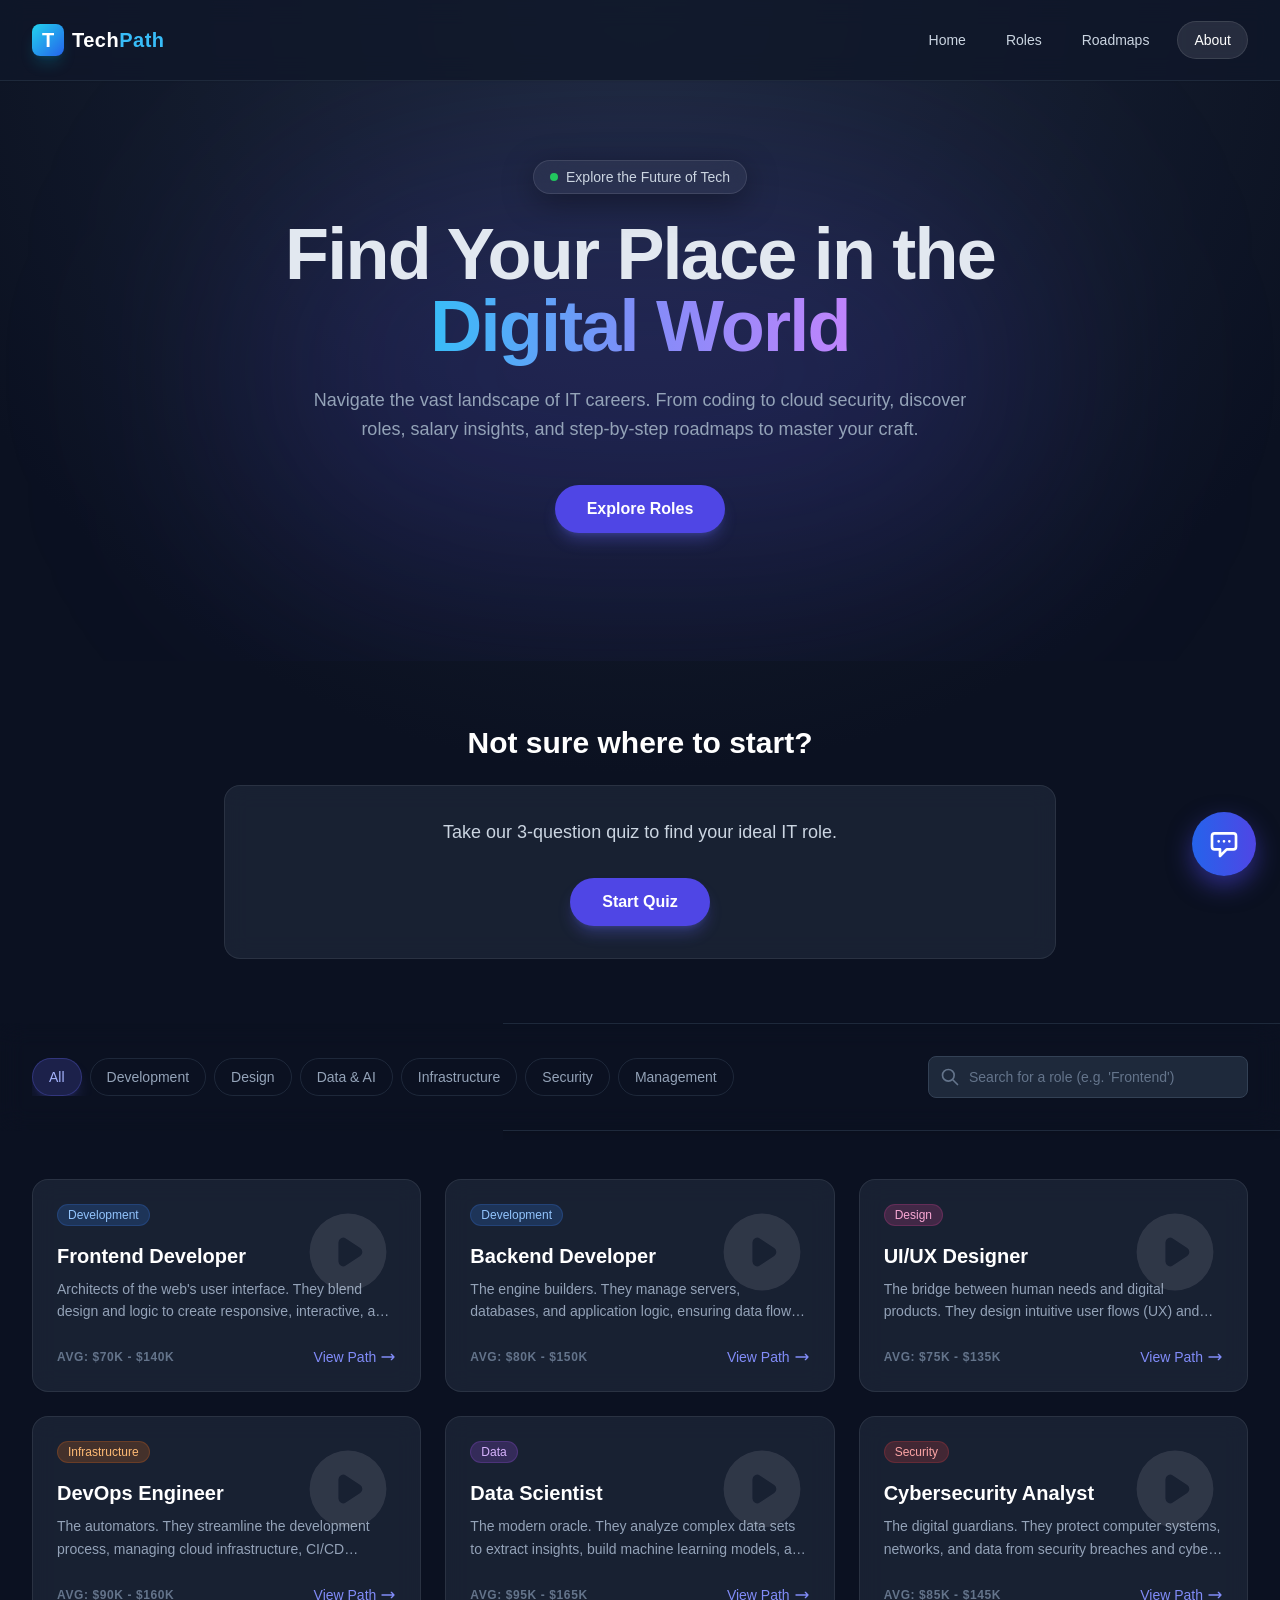
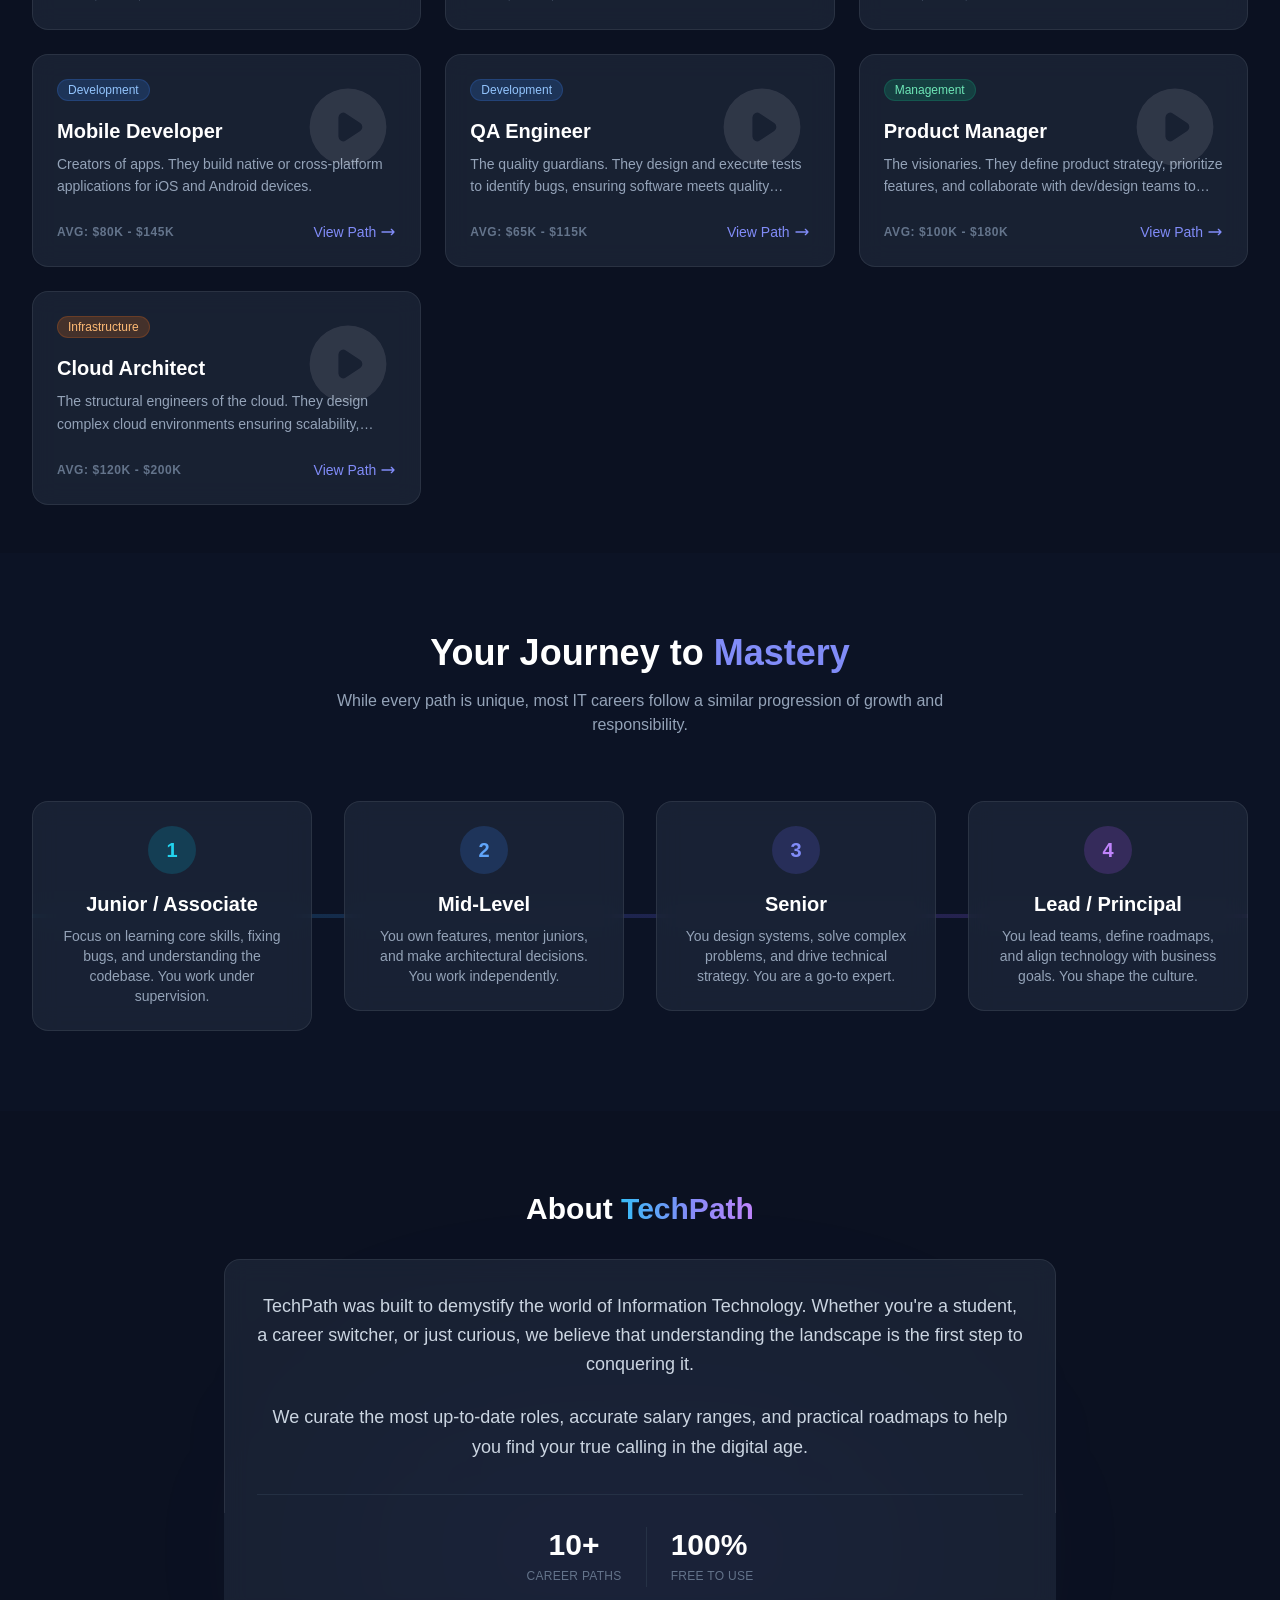
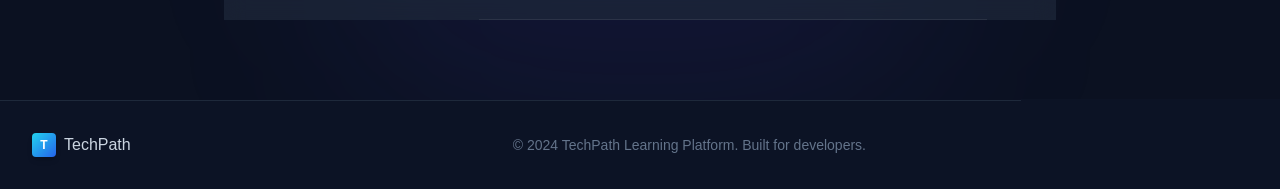
<file: index.html>
<!DOCTYPE html>
<html lang="en" class="scroll-smooth">

<head>
    <meta charset="UTF-8">
    <meta name="viewport" content="width=device-width, initial-scale=1.0">
    <title>TechPath | Discover IT Careers</title>
    <!-- Tailwind CSS (Local) -->
    <link rel="stylesheet" href="tailwind.css">
</head>

<body class="antialiased min-h-screen flex flex-col relative">

    <!-- Navbar -->
    <nav class="fixed w-full z-40 bg-slate-900/80 backdrop-blur-md border-b border-slate-800 transition-all duration-300 shadow-sm"
        id="navbar">
        <div class="max-w-7xl mx-auto px-4 sm:px-6 lg:px-8">
            <div class="flex items-center justify-between h-20">
                <div class="flex items-center gap-2 cursor-pointer" onclick="window.scrollTo(0,0)">
                    <div
                        class="w-8 h-8 rounded-lg bg-gradient-to-br from-cyan-400 to-blue-600 flex items-center justify-center text-white font-bold font-heading text-xl shadow-lg shadow-cyan-500/20">
                        T</div>
                    <span class="font-heading font-bold text-xl tracking-wide text-white">Tech<span
                            class="text-tech-blue">Path</span></span>
                </div>
                <!-- Desktop Menu -->
                <div class="hidden md:block">
                    <div class="ml-10 flex items-baseline space-x-4">
                        <a href="#"
                            class="text-slate-300 hover:text-white px-3 py-2 rounded-md text-sm font-medium transition-colors">Home</a>
                        <a href="#roles"
                            class="text-slate-300 hover:text-white px-3 py-2 rounded-md text-sm font-medium transition-colors">Roles</a>
                        <a href="#roadmap"
                            class="text-slate-300 hover:text-white px-3 py-2 rounded-md text-sm font-medium transition-colors">Roadmaps</a>
                        <a href="#about"
                            class="bg-white/10 hover:bg-white/20 text-white px-4 py-2 rounded-full text-sm font-medium transition-all backdrop-blur-sm border border-white/10">About</a>
                    </div>
                </div>
                <!-- Mobile Menu Button -->
                <div class="-mr-2 flex md:hidden">
                    <button type="button" id="mobile-menu-btn"
                        class="inline-flex items-center justify-center p-2 rounded-md text-slate-400 hover:text-white hover:bg-slate-800 focus:outline-none"
                        aria-controls="mobile-menu" aria-expanded="false">
                        <span class="sr-only">Open main menu</span>
                        <svg class="block h-6 w-6" xmlns="http://www.w3.org/2000/svg" fill="none" viewBox="0 0 24 24"
                            stroke="currentColor" aria-hidden="true">
                            <path stroke-linecap="round" stroke-linejoin="round" stroke-width="2"
                                d="M4 6h16M4 12h16M4 18h16" />
                        </svg>
                    </button>
                </div>
            </div>
        </div>

        <!-- Mobile Menu (Hidden by default) -->
        <div class="md:hidden hidden bg-slate-900/90 backdrop-blur-md border-b border-slate-800 shadow-xl absolute w-full left-0 top-full"
            id="mobile-menu">
            <div class="px-4 pt-4 pb-6 space-y-2">
                <a href="#"
                    class="text-slate-300 hover:text-white hover:bg-white/5 block px-4 py-3 rounded-xl text-base font-medium transition-all">Home</a>
                <a href="#roles"
                    class="text-slate-300 hover:text-white hover:bg-white/5 block px-4 py-3 rounded-xl text-base font-medium transition-all">Roles</a>
                <a href="#roadmap"
                    class="text-slate-300 hover:text-white hover:bg-white/5 block px-4 py-3 rounded-xl text-base font-medium transition-all">Roadmaps</a>
                <a href="#about"
                    class="text-slate-300 hover:text-white hover:bg-white/5 block px-4 py-3 rounded-xl text-base font-medium transition-all">About</a>
            </div>
        </div>
    </nav>

    <!-- Hero Section -->
    <main class="flex-grow pt-20">
        <section class="relative pt-20 pb-32 overflow-hidden">
            <div class="max-w-7xl mx-auto px-4 sm:px-6 lg:px-8 relative z-10 text-center">
                <div
                    class="inline-flex items-center gap-2 px-4 py-1.5 rounded-full glass border-slate-700/50 text-slate-300 text-sm mb-6 animate-fade-in-up">
                    <span class="w-2 h-2 rounded-full bg-green-500 animate-pulse"></span>
                    Explore the Future of Tech
                </div>
                <h1 class="text-5xl md:text-7xl font-heading font-extrabold tracking-tight mb-6 leading-tight">
                    Find Your Place in the <br>
                    <span class="text-gradient">Digital World</span>
                </h1>
                <p class="max-w-2xl mx-auto text-lg text-slate-400 mb-10 leading-relaxed">
                    Navigate the vast landscape of IT careers. From coding to cloud security, discover roles, salary
                    insights, and step-by-step roadmaps to master your craft.
                </p>
                <div class="flex flex-col sm:flex-row gap-4 justify-center items-center">
                    <a href="#roles"
                        class="relative inline-flex items-center justify-center px-8 py-3 overflow-hidden font-bold text-white transition-all duration-300 bg-indigo-600 rounded-full hover:bg-indigo-700 focus:outline-none focus:ring focus:ring-indigo-300 active:bg-indigo-700 shadow-lg shadow-indigo-500/30 group">
                        <span
                            class="absolute w-0 h-0 transition-all duration-500 ease-out bg-white rounded-full group-hover:w-56 group-hover:h-56 opacity-10"></span>
                        <span class="relative">Explore Roles</span>
                    </a>
                </div>
            </div>

            <!-- Decorative Elements -->
            <div
                class="absolute top-1/2 left-1/2 -translate-x-1/2 -translate-y-1/2 w-[800px] h-[400px] bg-indigo-600/20 rounded-full blur-[120px] -z-10">
            </div>
        </section>

        <!-- Career Quiz Section -->
        <section id="quiz" class="py-16 relative">
            <div class="max-w-4xl mx-auto px-4 sm:px-6 lg:px-8 text-center">
                <h2 class="text-3xl font-heading font-bold text-white mb-6">Not sure where to start?</h2>
                <div class="glass-card p-8 rounded-2xl border border-slate-700/50">
                    <div id="quiz-start">
                        <p class="text-lg text-slate-300 mb-8">Take our 3-question quiz to find your ideal IT role.</p>
                        <button onclick="startQuiz()"
                            class="px-8 py-3 bg-indigo-600 hover:bg-indigo-700 text-white rounded-full font-bold transition-all shadow-lg shadow-indigo-500/30">Start
                            Quiz</button>
                    </div>
                    <div id="quiz-container" class="hidden text-left">
                        <!-- Questions injected here -->
                    </div>
                    <div id="quiz-result" class="hidden">
                        <!-- Results injected here -->
                    </div>
                </div>
            </div>
        </section>

        <!-- Filter & Search Section -->
        <section id="roles"
            class="py-8 sticky top-[80px] z-30 bg-slate-900/95 backdrop-blur-md border-y border-slate-800 shadow-md transition-all duration-300">
            <div class="max-w-7xl mx-auto px-4 sm:px-6 lg:px-8">
                <div class="flex flex-col md:flex-row justify-between items-center gap-6">
                    <!-- Filters -->
                    <div class="flex gap-2 overflow-x-auto pb-2 md:pb-0 w-full md:w-auto scrollbar-hide"
                        id="category-filters">
                        <button
                            class="filter-btn active px-4 py-2 rounded-full text-sm font-medium transition-all bg-indigo-500/20 text-indigo-300 border border-indigo-500/30 shadow-lg shadow-indigo-500/20 whitespace-nowrap backdrop-blur-sm"
                            data-category="All">All</button>
                        <button
                            class="filter-btn px-4 py-2 rounded-full text-slate-400 hover:text-white hover:bg-white/5 bg-slate-800/30 border border-slate-700/50 text-sm font-medium transition-all whitespace-nowrap backdrop-blur-sm"
                            data-category="Development">Development</button>
                        <button
                            class="filter-btn px-4 py-2 rounded-full text-slate-400 hover:text-white hover:bg-white/5 bg-slate-800/30 border border-slate-700/50 text-sm font-medium transition-all whitespace-nowrap backdrop-blur-sm"
                            data-category="Design">Design</button>
                        <button
                            class="filter-btn px-4 py-2 rounded-full text-slate-400 hover:text-white hover:bg-white/5 bg-slate-800/30 border border-slate-700/50 text-sm font-medium transition-all whitespace-nowrap backdrop-blur-sm"
                            data-category="Data">Data & AI</button>
                        <button
                            class="filter-btn px-4 py-2 rounded-full text-slate-400 hover:text-white hover:bg-white/5 bg-slate-800/30 border border-slate-700/50 text-sm font-medium transition-all whitespace-nowrap backdrop-blur-sm"
                            data-category="Infrastructure">Infrastructure</button>
                        <button
                            class="filter-btn px-4 py-2 rounded-full text-slate-400 hover:text-white hover:bg-white/5 bg-slate-800/30 border border-slate-700/50 text-sm font-medium transition-all whitespace-nowrap backdrop-blur-sm"
                            data-category="Security">Security</button>
                        <button
                            class="filter-btn px-4 py-2 rounded-full text-slate-400 hover:text-white hover:bg-white/5 bg-slate-800/30 border border-slate-700/50 text-sm font-medium transition-all whitespace-nowrap backdrop-blur-sm"
                            data-category="Management">Management</button>
                    </div>

                    <!-- Search -->
                    <div class="relative w-full md:w-80">
                        <div class="absolute inset-y-0 left-0 pl-3 flex items-center pointer-events-none">
                            <svg class="h-5 w-5 text-slate-500" xmlns="http://www.w3.org/2000/svg" fill="none"
                                viewBox="0 0 24 24" stroke="currentColor">
                                <path stroke-linecap="round" stroke-linejoin="round" stroke-width="2"
                                    d="M21 21l-6-6m2-5a7 7 0 11-14 0 7 7 0 0114 0z" />
                            </svg>
                        </div>
                        <input type="text" id="search-input"
                            class="block w-full pl-10 pr-3 py-2.5 border border-slate-700 rounded-lg leading-5 bg-slate-800 text-slate-300 placeholder-slate-500 focus:outline-none focus:bg-slate-900 focus:border-indigo-500 focus:ring-1 focus:ring-indigo-500 sm:text-sm transition-all shadow-sm"
                            placeholder="Search for a role (e.g. 'Frontend')">
                    </div>
                </div>
            </div>
        </section>

        <!-- Roles Grid -->
        <section class="py-12 min-h-[50vh]">
            <div class="max-w-7xl mx-auto px-4 sm:px-6 lg:px-8">
                <div id="roles-grid" class="grid grid-cols-1 md:grid-cols-2 lg:grid-cols-3 gap-6">
                    <!-- Cards will be injected here via JS -->
                </div>

                <!-- No Results State -->
                <div id="no-results" class="hidden text-center py-20">
                    <div class="inline-flex items-center justify-center w-16 h-16 rounded-full bg-slate-800 mb-4">
                        <svg class="w-8 h-8 text-slate-500" fill="none" stroke="currentColor" viewBox="0 0 24 24"
                            xmlns="http://www.w3.org/2000/svg">
                            <path stroke-linecap="round" stroke-linejoin="round" stroke-width="2"
                                d="M9.172 16.172a4 4 0 015.656 0M9 10h.01M15 10h.01M21 12a9 9 0 11-18 0 9 9 0 0118 0z">
                            </path>
                        </svg>
                    </div>
                    <h3 class="text-lg font-medium text-white mb-2">No roles found</h3>
                    <p class="text-slate-400">Try adjusting your filters or search query.</p>
                </div>
            </div>
        </section>

        <!-- Roadmaps Overview Section -->
        <section id="roadmap" class="py-20 bg-slate-900/50">
            <div class="max-w-7xl mx-auto px-4 sm:px-6 lg:px-8">
                <div class="text-center mb-16">
                    <h2 class="text-4xl font-heading font-bold text-white mb-4">Your Journey to <span
                            class="text-indigo-400">Mastery</span></h2>
                    <p class="text-slate-400 max-w-2xl mx-auto">While every path is unique, most IT careers follow a
                        similar progression of growth and responsibility.</p>
                </div>

                <div class="relative">
                    <!-- Connector Line -->
                    <div
                        class="absolute top-1/2 left-0 w-full h-1 bg-gradient-to-r from-cyan-500 via-indigo-500 to-purple-500 transform -translate-y-1/2 hidden md:block opacity-20">
                    </div>

                    <div class="grid grid-cols-1 md:grid-cols-4 gap-8">
                        <!-- Step 1 -->
                        <div class="relative group">
                            <div
                                class="glass-card p-6 rounded-2xl text-center border-t-4 border-cyan-500 hover:-translate-y-2 transition-transform">
                                <div
                                    class="w-12 h-12 mx-auto bg-cyan-500/20 text-cyan-400 rounded-full flex items-center justify-center mb-4 text-xl font-bold">
                                    1</div>
                                <h3 class="text-xl font-bold text-white mb-2">Junior / Associate</h3>
                                <p class="text-sm text-slate-400">Focus on learning core skills, fixing bugs, and
                                    understanding the codebase. You work under supervision.</p>
                            </div>
                        </div>

                        <!-- Step 2 -->
                        <div class="relative group">
                            <div
                                class="glass-card p-6 rounded-2xl text-center border-t-4 border-blue-500 hover:-translate-y-2 transition-transform">
                                <div
                                    class="w-12 h-12 mx-auto bg-blue-500/20 text-blue-400 rounded-full flex items-center justify-center mb-4 text-xl font-bold">
                                    2</div>
                                <h3 class="text-xl font-bold text-white mb-2">Mid-Level</h3>
                                <p class="text-sm text-slate-400">You own features, mentor juniors, and make
                                    architectural decisions. You work independently.</p>
                            </div>
                        </div>

                        <!-- Step 3 -->
                        <div class="relative group">
                            <div
                                class="glass-card p-6 rounded-2xl text-center border-t-4 border-indigo-500 hover:-translate-y-2 transition-transform">
                                <div
                                    class="w-12 h-12 mx-auto bg-indigo-500/20 text-indigo-400 rounded-full flex items-center justify-center mb-4 text-xl font-bold">
                                    3</div>
                                <h3 class="text-xl font-bold text-white mb-2">Senior</h3>
                                <p class="text-sm text-slate-400">You design systems, solve complex problems, and drive
                                    technical strategy. You are a go-to expert.</p>
                            </div>
                        </div>

                        <!-- Step 4 -->
                        <div class="relative group">
                            <div
                                class="glass-card p-6 rounded-2xl text-center border-t-4 border-purple-500 hover:-translate-y-2 transition-transform">
                                <div
                                    class="w-12 h-12 mx-auto bg-purple-500/20 text-purple-400 rounded-full flex items-center justify-center mb-4 text-xl font-bold">
                                    4</div>
                                <h3 class="text-xl font-bold text-white mb-2">Lead / Principal</h3>
                                <p class="text-sm text-slate-400">You lead teams, define roadmaps, and align technology
                                    with business goals. You shape the culture.</p>
                            </div>
                        </div>
                    </div>
                </div>
            </div>
        </section>

        <!-- About Section -->
        <section id="about" class="py-20 relative overflow-hidden">
            <div class="max-w-4xl mx-auto px-4 sm:px-6 lg:px-8 text-center relative z-10">
                <h2 class="text-3xl font-heading font-bold text-white mb-8">About <span
                        class="text-gradient">TechPath</span></h2>
                <div class="glass-card p-8 rounded-2xl">
                    <p class="text-lg text-slate-300 leading-relaxed mb-6">
                        TechPath was built to demystify the world of Information Technology. Whether you're a student, a
                        career switcher, or just curious, we believe that understanding the landscape is the first step
                        to conquering it.
                    </p>
                    <p class="text-lg text-slate-300 leading-relaxed">
                        We curate the most up-to-date roles, accurate salary ranges, and practical roadmaps to help you
                        find your true calling in the digital age.
                    </p>
                    <div class="mt-8 pt-8 border-t border-slate-700/50 flex justify-center gap-6">
                        <div class="text-center">
                            <span class="block text-3xl font-bold text-white">10+</span>
                            <span class="text-xs text-slate-500 uppercase tracking-wide">Career Paths</span>
                        </div>
                        <div class="text-left border-l border-slate-700/50 pl-6">
                            <span class="block text-3xl font-bold text-white">100%</span>
                            <span class="text-xs text-slate-500 uppercase tracking-wide">Free to Use</span>
                        </div>
                    </div>
                </div>
            </div>
            <!-- Background Glow -->
            <div
                class="absolute bottom-0 left-1/2 -translate-x-1/2 w-[600px] h-[300px] bg-indigo-600/10 rounded-full blur-[100px] -z-10">
            </div>
        </section>

    </main>

    <!-- Footer -->
    <footer class="border-t border-slate-800 bg-slate-900/50 backdrop-blur-sm mt-auto">
        <div class="max-w-7xl mx-auto px-4 sm:px-6 lg:px-8 py-8">
            <div class="flex flex-col md:flex-row justify-between items-center gap-4">
                <div class="flex items-center gap-2">
                    <div
                        class="w-6 h-6 rounded bg-gradient-to-br from-cyan-400 to-blue-600 flex items-center justify-center text-white text-xs font-bold shadow-md">
                        T</div>
                    <span class="text-slate-300 font-heading font-medium">TechPath</span>
                </div>
                <p class="text-slate-500 text-sm">© 2024 TechPath Learning Platform. Built for developers.</p>
                <div class="flex gap-4">

                </div>
            </div>
        </div>
    </footer>

    <!-- Role Details Modal -->
    <div id="role-modal" class="fixed inset-0 z-[100] hidden overflow-y-auto" aria-labelledby="modal-title"
        role="dialog" aria-modal="true">
        <div class="flex items-end justify-center min-h-screen pt-4 px-4 pb-20 text-center sm:block sm:p-0">
            <!-- Overlay -->
            <div class="fixed inset-0 bg-slate-900/80 backdrop-blur-sm transition-opacity" aria-hidden="true"
                id="modal-overlay"></div>

            <span class="hidden sm:inline-block sm:align-middle sm:h-screen" aria-hidden="true">&#8203;</span>

            <!-- Modal Panel -->
            <div class="relative inline-block align-bottom bg-slate-850 rounded-2xl text-left overflow-hidden shadow-2xl transform transition-all sm:my-8 sm:align-middle sm:max-w-4xl sm:w-full border border-slate-700/50 scale-95 opacity-0"
                id="modal-content">

                <!-- Close Button -->
                <button type="button" id="close-modal"
                    class="absolute top-4 right-4 text-slate-400 hover:text-white transition-colors z-10 bg-slate-800/50 p-2 rounded-full backdrop-blur-sm">
                    <svg class="h-6 w-6" xmlns="http://www.w3.org/2000/svg" fill="none" viewBox="0 0 24 24"
                        stroke="currentColor">
                        <path stroke-linecap="round" stroke-linejoin="round" stroke-width="2"
                            d="M6 18L18 6M6 6l12 12" />
                    </svg>
                </button>

                <!-- Header Content -->
                <div class="relative h-48 bg-gradient-to-r from-indigo-900 via-slate-800 to-slate-900 overflow-hidden">
                    <div class="absolute inset-0 bg-[url('https://grainy-gradients.vercel.app/noise.svg')] opacity-20">
                    </div>
                    <div class="absolute -bottom-10 -right-10 w-64 h-64 bg-indigo-500/20 rounded-full blur-3xl"></div>
                    <div class="absolute inset-0 flex items-end p-4 sm:p-8">
                        <div>
                            <div class="flex flex-wrap items-center gap-2 sm:gap-3 mb-2">
                                <span id="modal-category"
                                    class="px-2.5 py-0.5 rounded-full text-[10px] sm:text-xs font-medium bg-indigo-500/20 text-indigo-300 border border-indigo-500/20">Category</span>
                                <span id="modal-salary"
                                    class="px-2.5 py-0.5 rounded-full text-[10px] sm:text-xs font-medium bg-green-500/20 text-green-300 border border-green-500/20">Salary</span>
                            </div>
                            <h2 class="text-xl sm:text-3xl font-heading font-bold text-white mb-2" id="modal-title">Role
                                Title</h2>
                        </div>
                    </div>
                </div>

                <!-- Body Content -->
                <div class="p-4 sm:p-8">
                    <div class="grid grid-cols-1 lg:grid-cols-3 gap-8">
                        <!-- Main Info -->
                        <div class="lg:col-span-2 space-y-8">
                            <div>
                                <h3 class="text-lg font-bold text-white mb-3 flex items-center gap-2">
                                    <svg class="w-5 h-5 text-indigo-400" fill="none" viewBox="0 0 24 24"
                                        stroke="currentColor">
                                        <path stroke-linecap="round" stroke-linejoin="round" stroke-width="2"
                                            d="M13 16h-1v-4h-1m1-4h.01M21 12a9 9 0 11-18 0 9 9 0 0118 0z" />
                                    </svg>
                                    About this Role
                                </h3>
                                <p class="text-slate-300 leading-relaxed" id="modal-description">Description goes
                                    here...</p>
                            </div>

                            <div>
                                <h3 class="text-lg font-bold text-white mb-4 flex items-center gap-2">
                                    <svg class="w-5 h-5 text-indigo-400" fill="none" viewBox="0 0 24 24"
                                        stroke="currentColor">
                                        <path stroke-linecap="round" stroke-linejoin="round" stroke-width="2"
                                            d="M9 12l2 2 4-4m6 2a9 9 0 11-18 0 9 9 0 0118 0z" />
                                    </svg>
                                    Roadmap to Success
                                </h3>
                                <div class="relative pl-8 border-l border-slate-700/50 space-y-8" id="modal-roadmap">
                                    <!-- Roadmap items injected via JS -->
                                </div>
                            </div>
                        </div>

                        <!-- Side Panel -->
                        <div class="space-y-6">
                            <div class="bg-slate-800/50 rounded-xl p-5 border border-slate-700/50">
                                <h4 class="text-sm font-bold text-slate-400 uppercase tracking-wider mb-4">Required
                                    Skills</h4>
                                <div class="flex flex-wrap gap-2" id="modal-skills">
                                    <!-- Skills injected via JS -->
                                </div>
                            </div>

                            <div class="bg-indigo-600/10 rounded-xl p-5 border border-indigo-500/20">
                                <h4 class="text-sm font-bold text-indigo-300 uppercase tracking-wider mb-2">Why this
                                    role?</h4>
                                <p class="text-sm text-indigo-200/80" id="modal-why">
                                    This role is pivotal in creating user interfaces that users interact with daily.
                                    High demand and creative potential.
                                </p>
                            </div>

                            <div class="glass-card rounded-xl p-5">
                                <h4 class="text-sm font-bold text-slate-400 uppercase tracking-wider mb-3">Top Resources
                                </h4>
                                <ul class="space-y-2 text-sm" id="modal-resources">
                                    <!-- Resources injected via JS -->
                                </ul>
                            </div>

                            <!-- Chat with AI Button -->
                            <button id="open-chatbot"
                                class="w-full py-4 bg-gradient-to-r from-blue-600 to-indigo-600 text-white rounded-xl font-bold shadow-lg shadow-blue-500/20 flex items-center justify-center gap-2 group transition-all hover:scale-[1.02] active:scale-95 border border-white/10">
                                <svg class="w-5 h-5 animate-bounce-slow" fill="none" viewBox="0 0 24 24"
                                    stroke="currentColor">
                                    <path stroke-linecap="round" stroke-linejoin="round" stroke-width="2"
                                        d="M8 10h.01M12 10h.01M16 10h.01M9 16H5a2 2 0 01-2-2V6a2 2 0 012-2h14a2 2 0 012 2v8a2 2 0 01-2 2h-5l-5 5v-5z" />
                                </svg>
                                <span>Chat with Career AI</span>
                            </button>
                        </div>
                    </div>
                </div>
            </div>
        </div>
    </div>

    <!-- Floating Chatbot Toggle Button -->
    <button id="floating-chatbot-btn" 
        style="position: fixed; bottom: 24px; right: 24px; z-index: 190; width: 64px; height: 64px; background: linear-gradient(to right, #2563eb, #4f46e5); color: white; border-radius: 50%; box-shadow: 0 10px 25px rgba(79,70,229,0.5); display: flex; align-items: center; justify-content: center; cursor: pointer; border: none; transition: transform 0.2s;"
        onmouseover="this.style.transform='scale(1.1)'"
        onmouseout="this.style.transform='scale(1)'"
        onmousedown="this.style.transform='scale(0.95)'"
        onmouseup="this.style.transform='scale(1.1)'">
        <svg style="width: 32px; height: 32px;" fill="none" viewBox="0 0 24 24" stroke="currentColor">
            <path stroke-linecap="round" stroke-linejoin="round" stroke-width="2" d="M8 10h.01M12 10h.01M16 10h.01M9 16H5a2 2 0 01-2-2V6a2 2 0 012-2h14a2 2 0 012 2v8a2 2 0 01-2 2h-5l-5 5v-5z" />
        </svg>
    </button>

    <!-- Chatbot Widget -->
    <div id="chatbot-modal" class="hidden flex-col origin-bottom-right" style="position: fixed; bottom: 100px; right: 24px; z-index: 200; align-items: flex-end; justify-content: flex-end; pointer-events: none;">
        <div class="relative bg-slate-900 rounded-2xl shadow-2xl flex flex-col border border-slate-700/50 transform transition-all scale-95 opacity-0" id="chatbot-content" style="width: 380px; max-width: 90vw; height: 500px; max-height: 85vh; pointer-events: auto;">
            <!-- Header -->
            <div class="p-4 border-b border-slate-800 flex items-center justify-between bg-slate-800 rounded-t-2xl">
                <div class="flex items-center gap-3">
                    <div class="w-10 h-10 rounded-full bg-gradient-to-tr from-blue-500 to-indigo-600 flex items-center justify-center text-white shadow-lg shadow-blue-500/20">
                        <svg class="w-5 h-5" fill="none" viewBox="0 0 24 24" stroke="currentColor">
                            <path stroke-linecap="round" stroke-linejoin="round" stroke-width="2"
                                d="M8 10h.01M12 10h.01M16 10h.01M9 16H5a2 2 0 01-2-2V6a2 2 0 012-2h14a2 2 0 012 2v8a2 2 0 01-2 2h-5l-5 5v-5z" />
                        </svg>
                    </div>
                    <div>
                        <h3 class="text-white font-bold text-sm" id="chatbot-role-title">Career AI</h3>
                        <div class="flex items-center gap-1.5 mt-0.5">
                            <span class="w-2 h-2 rounded-full bg-green-500 animate-pulse"></span>
                            <span class="text-xs text-slate-400 font-medium uppercase">Online</span>
                        </div>
                    </div>
                </div>
                <button id="close-chatbot"
                    class="p-2 text-slate-400 hover:text-white rounded-full transition-all">
                    <svg class="w-5 h-5" fill="none" viewBox="0 0 24 24" stroke="currentColor">
                        <path stroke-linecap="round" stroke-linejoin="round" stroke-width="2" d="M6 18L18 6M6 6l12 12" />
                    </svg>
                </button>
            </div>

            <!-- Messages Container -->
            <div id="chat-messages" class="flex-grow overflow-y-auto p-4 space-y-4 scroll-smooth">
                <!-- Message bubbles will be injected here -->
                <div class="flex justify-start">
                    <div class="bg-slate-800 text-slate-200 p-3.5 rounded-2xl shadow-sm" style="max-width: 90%; border-top-left-radius: 4px; border: 1px solid rgba(51, 65, 85, 0.5);">
                        <p class="leading-relaxed" style="font-size: 13px;">Hello! I'm your Career AI Assistant. Ask me anything about skills, salary, or the daily life of this role!</p>
                    </div>
                </div>
            </div>

            <!-- Input Area -->
            <div class="p-4 border-t border-slate-800 bg-slate-900 rounded-b-2xl">
                <form id="chat-form" class="relative" style="position: relative;">
                    <input type="text" id="chat-input" placeholder="Type a message..." autocomplete="off"
                        class="w-full bg-slate-800 border border-slate-700 rounded-xl pl-4 py-3 text-white placeholder-slate-500 focus:outline-none transition-all shadow-inner" style="font-size: 14px; padding-right: 50px;">
                    <button type="submit"
                        class="bg-indigo-600 hover:bg-indigo-700 text-white rounded-lg transition-all flex items-center justify-center cursor-pointer" style="position: absolute; right: 6px; top: 6px; bottom: 6px; width: 36px; border: none;">
                        <svg class="w-4 h-4" fill="none" viewBox="0 0 24 24" stroke="currentColor">
                            <path stroke-linecap="round" stroke-linejoin="round" stroke-width="2" d="M12 19l9 2-9-18-9 18 9-2zm0 0v-8" />
                        </svg>
                    </button>
                </form>
            </div>
        </div>
    </div>

    <!-- User Registration Modal -->
    <div id="registration-modal" class="fixed inset-0 z-[110] hidden overflow-y-auto" aria-labelledby="reg-modal-title"
        role="dialog" aria-modal="true">
        <div class="flex items-center justify-center min-h-screen pt-4 px-4 pb-20 text-center sm:block sm:p-0">
            <!-- Overlay -->
            <div class="fixed inset-0 bg-slate-900/90 backdrop-blur-md transition-opacity" aria-hidden="true"
                id="reg-modal-overlay"></div>

            <span class="hidden sm:inline-block sm:align-middle sm:h-screen" aria-hidden="true">&#8203;</span>

            <!-- Modal Panel -->
            <div class="relative inline-block align-bottom bg-slate-850 rounded-2xl text-left overflow-hidden shadow-2xl transform transition-all sm:my-8 sm:align-middle sm:max-w-md w-full border border-slate-700/50 scale-95 opacity-0"
                id="reg-modal-content">

                <!-- Close Button -->
                <button type="button" id="close-reg-modal"
                    class="absolute top-4 right-4 text-slate-400 hover:text-white transition-colors z-10 bg-slate-800/50 p-2 rounded-full backdrop-blur-sm">
                    <svg class="h-5 w-5" xmlns="http://www.w3.org/2000/svg" fill="none" viewBox="0 0 24 24"
                        stroke="currentColor">
                        <path stroke-linecap="round" stroke-linejoin="round" stroke-width="2"
                            d="M6 18L18 6M6 6l12 12" />
                    </svg>
                </button>

                <div class="p-4 sm:p-8">
                    <div class="text-center mb-6 sm:mb-8">
                        <div
                            class="w-16 h-16 bg-indigo-600/20 rounded-2xl flex items-center justify-center mx-auto mb-4 border border-indigo-500/30">
                            <svg class="w-8 h-8 text-indigo-400" fill="none" viewBox="0 0 24 24" stroke="currentColor">
                                <path stroke-linecap="round" stroke-linejoin="round" stroke-width="2"
                                    d="M16 7a4 4 0 11-8 0 4 4 0 018 0zM12 14a7 7 0 00-7 7h14a7 7 0 00-7-7z" />
                            </svg>
                        </div>
                        <h2 class="text-2xl font-heading font-bold text-white mb-2">Unlock Career Paths</h2>
                        <p class="text-slate-400 text-sm">Please provide a few details to access the full roadmap and
                            resources for this IT field.</p>
                    </div>

                    <form id="registration-form" class="space-y-5">
                        <div class="space-y-1">
                            <label for="reg-name"
                                class="text-xs font-semibold text-slate-500 uppercase tracking-wider ml-1">Full
                                Name</label>
                            <input type="text" id="reg-name" required
                                class="block w-full px-4 py-3 bg-slate-800 border border-slate-700 rounded-xl text-white placeholder-slate-500 focus:outline-none focus:border-indigo-500 focus:ring-1 focus:ring-indigo-500 transition-all shadow-sm"
                                placeholder="John Doe">
                        </div>
                        <div class="space-y-1">
                            <label for="reg-email"
                                class="text-xs font-semibold text-slate-500 uppercase tracking-wider ml-1">Email
                                Address</label>
                            <input type="email" id="reg-email" required
                                class="block w-full px-4 py-3 bg-slate-800 border border-slate-700 rounded-xl text-white placeholder-slate-500 focus:outline-none focus:border-indigo-500 focus:ring-1 focus:ring-indigo-500 transition-all shadow-sm"
                                placeholder="john@example.com">
                        </div>

                        <div class="grid grid-cols-1 sm:grid-cols-2 gap-4">
                            <div class="space-y-1">
                                <label for="reg-phone"
                                    class="text-xs font-semibold text-slate-500 uppercase tracking-wider ml-1">Phone
                                    Number</label>
                                <input type="tel" id="reg-phone" required
                                    class="block w-full px-4 py-3 bg-slate-800 border border-slate-700 rounded-xl text-white placeholder-slate-500 focus:outline-none focus:border-indigo-500 focus:ring-1 focus:ring-indigo-500 transition-all shadow-sm"
                                    placeholder="+1 (555) 000">
                            </div>
                            <div class="space-y-1">
                                <label for="reg-age"
                                    class="text-xs font-semibold text-slate-500 uppercase tracking-wider ml-1">Age</label>
                                <input type="number" id="reg-age" required
                                    class="block w-full px-4 py-3 bg-slate-800 border border-slate-700 rounded-xl text-white placeholder-slate-500 focus:outline-none focus:border-indigo-500 focus:ring-1 focus:ring-indigo-500 transition-all shadow-sm"
                                    placeholder="24">
                            </div>
                        </div>

                        <div class="grid grid-cols-1 sm:grid-cols-2 gap-4">
                            <div class="space-y-1">
                                <label for="reg-gender"
                                    class="text-xs font-semibold text-slate-500 uppercase tracking-wider ml-1">Gender</label>
                                <select id="reg-gender" required
                                    class="block w-full px-4 py-3 bg-slate-800 border border-slate-700 rounded-xl text-white focus:outline-none focus:border-indigo-500 focus:ring-1 focus:ring-indigo-500 transition-all shadow-sm appearance-none">
                                    <option value="" disabled selected>Select</option>
                                    <option value="Male">Male</option>
                                    <option value="Female">Female</option>
                                    <option value="Other">Other</option>
                                </select>
                            </div>
                            <div class="space-y-1">
                                <label for="reg-interest"
                                    class="text-xs font-semibold text-slate-500 uppercase tracking-wider ml-1">Field of
                                    Interest</label>
                                <input type="text" id="reg-interest" readonly
                                    class="block w-full px-4 py-3 bg-slate-800/50 border border-slate-700 rounded-xl text-slate-400 focus:outline-none cursor-not-allowed transition-all shadow-sm">
                            </div>
                        </div>

                        <div class="space-y-1">
                            <label for="reg-background"
                                class="text-xs font-semibold text-slate-500 uppercase tracking-wider ml-1">Background
                                (Degree / Diploma)</label>
                            <select id="reg-background" required
                                class="block w-full px-4 py-3 bg-slate-800 border border-slate-700 rounded-xl text-white focus:outline-none focus:border-indigo-500 focus:ring-1 focus:ring-indigo-500 transition-all shadow-sm appearance-none">
                                <option value="" disabled selected>Select Background</option>
                                <option value="B.Tech / B.E">B.Tech / B.E</option>
                                <option value="M.Tech / M.E">M.Tech / M.E</option>
                                <option value="BCA / MCA">BCA / MCA</option>
                                <option value="B.Sc / M.Sc IT">B.Sc / M.Sc IT</option>
                                <option value="Diploma in IT/CS">Diploma in IT/CS</option>
                                <option value="High School">High School</option>
                                <option value="Other">Other</option>
                            </select>
                        </div>

                        <div class="space-y-1">
                            <label for="reg-course"
                                class="text-xs font-semibold text-slate-500 uppercase tracking-wider ml-1">Pursuing
                                Course (Optional)</label>
                            <input type="text" id="reg-course"
                                class="block w-full px-4 py-3 bg-slate-800 border border-slate-700 rounded-xl text-white placeholder-slate-500 focus:outline-none focus:border-indigo-500 focus:ring-1 focus:ring-indigo-500 transition-all shadow-sm"
                                placeholder="e.g. 3rd Year B.Tech, AWS Certification">
                        </div>
                        <button type="submit" id="reg-submit"
                            class="w-full py-4 bg-indigo-600 hover:bg-indigo-700 text-white rounded-xl font-bold transition-all shadow-lg shadow-indigo-500/30 flex items-center justify-center gap-2 group">
                            <span>Access Field Details</span>
                            <svg class="w-5 h-5 group-hover:translate-x-1 transition-transform" fill="none"
                                viewBox="0 0 24 24" stroke="currentColor">
                                <path stroke-linecap="round" stroke-linejoin="round" stroke-width="2"
                                    d="M14 5l7 7m0 0l-7 7m7-7H3" />
                            </svg>
                        </button>
                    </form>
                </div>
            </div>
        </div>
    </div>

    <!-- Our Custom JavaScript Code for the site -->
    <script src="app.js"></script>
</body>

</html>
</file>
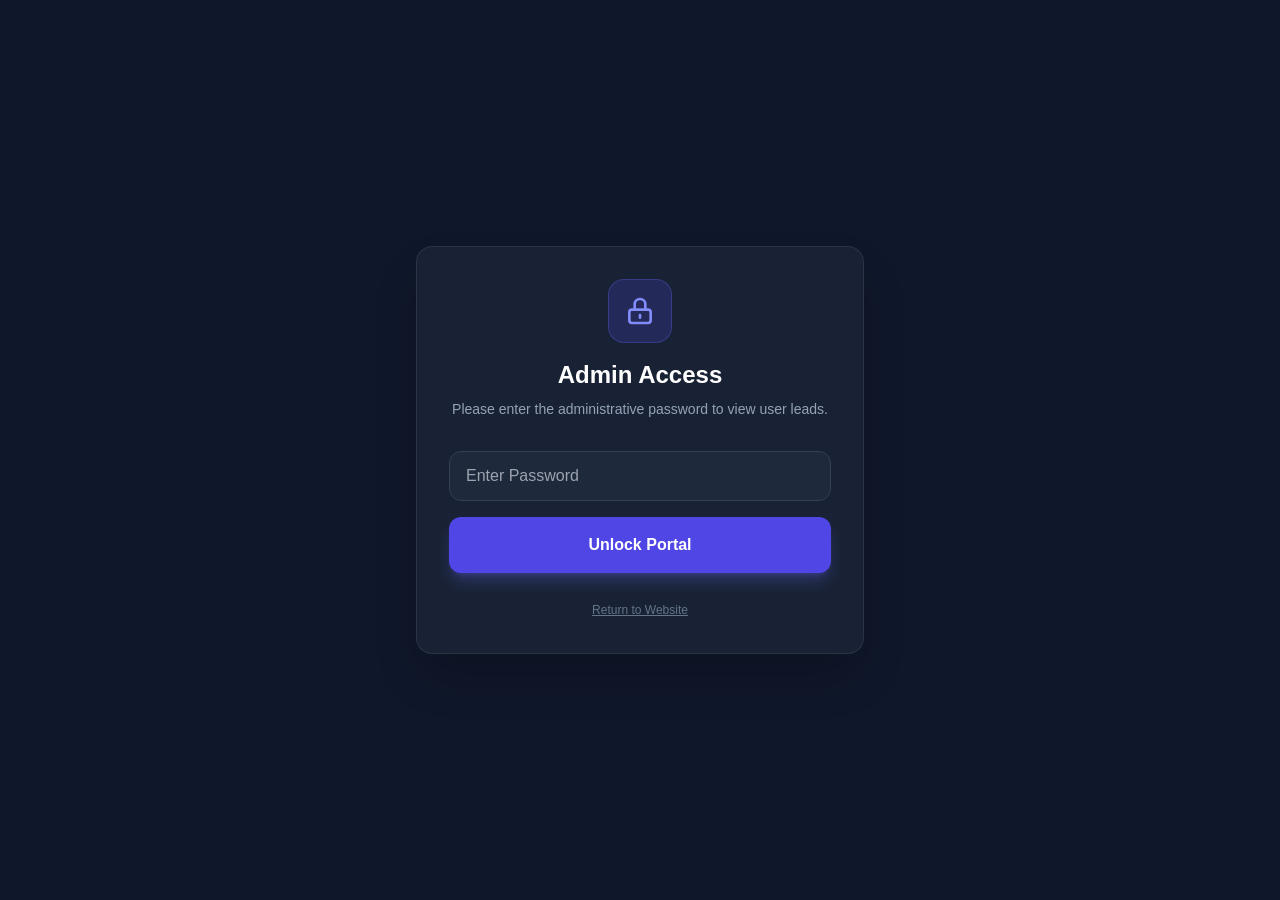
<file: admin.html>
<!DOCTYPE html>
<html lang="en">

<head>
    <meta charset="UTF-8">
    <meta name="viewport" content="width=device-width, initial-scale=1.0">
    <title>TechPath | Admin Dashboard</title>
    <link rel="stylesheet" href="tailwind.css">
</head>

<body class="antialiased min-h-screen bg-slate-900 text-slate-200">

    <!-- Admin Login Overlay -->
    <div id="admin-login-overlay" class="fixed inset-0 z-[200] bg-slate-900 flex items-center justify-center p-4">
        <div class="max-w-md w-full glass-card p-8 rounded-2xl border border-slate-800 shadow-2xl">
            <div class="text-center mb-8">
                <div
                    class="w-16 h-16 bg-indigo-600/20 rounded-2xl flex items-center justify-center mx-auto mb-4 border border-indigo-500/30">
                    <svg class="w-8 h-8 text-indigo-400" fill="none" viewBox="0 0 24 24" stroke="currentColor">
                        <path stroke-linecap="round" stroke-linejoin="round" stroke-width="2"
                            d="M12 15v2m-6 4h12a2 2 0 002-2v-6a2 2 0 00-2-2H6a2 2 0 00-2 2v6a2 2 0 002 2zm10-10V7a4 4 0 00-8 0v4h8z" />
                    </svg>
                </div>
                <h2 class="text-2xl font-bold text-white mb-2">Admin Access</h2>
                <p class="text-slate-400 text-sm">Please enter the administrative password to view user leads.</p>
            </div>
            <form id="admin-login-form" class="space-y-4">
                <input type="password" id="admin-password" placeholder="Enter Password"
                    class="block w-full px-4 py-3 bg-slate-800 border border-slate-700 rounded-xl text-white focus:outline-none focus:border-indigo-500 focus:ring-1 focus:ring-indigo-500 transition-all">
                <button type="submit"
                    class="w-full py-4 bg-indigo-600 hover:bg-indigo-700 text-white rounded-xl font-bold transition-all shadow-lg shadow-indigo-500/30">Unlock
                    Portal</button>
            </form>
            <div class="mt-6 text-center">
                <a href="index.html" class="text-xs text-slate-500 hover:text-white underline">Return to Website</a>
            </div>
        </div>
    </div>

    <div id="admin-content" class="filter blur-xl pointer-events-none transition-all duration-700">
        <!-- Navbar -->
        <nav class="border-b border-slate-800 bg-slate-900/50 backdrop-blur-md sticky top-0 z-50">
            <div class="max-w-7xl mx-auto px-4 sm:px-6 lg:px-8">
                <div class="flex items-center justify-between h-16">
                    <div class="flex items-center gap-2">
                        <div
                            class="w-8 h-8 rounded-lg bg-gradient-to-br from-indigo-500 to-purple-600 flex items-center justify-center text-white font-bold">
                            A</div>
                        <span class="font-heading font-bold text-xl tracking-wide text-white">Admin<span
                                class="text-indigo-400">Portal</span></span>
                    </div>
                    <div class="flex items-center gap-6">
                        <a href="index.html"
                            class="text-sm text-slate-400 hover:text-white transition-colors flex items-center gap-2">
                            <svg class="w-4 h-4" fill="none" viewBox="0 0 24 24" stroke="currentColor">
                                <path stroke-linecap="round" stroke-linejoin="round" stroke-width="2"
                                    d="M10 19l-7-7m0 0l7-7m-7 7h18" />
                            </svg>
                            Back to Site
                        </a>
                        <button onclick="logout()"
                            class="text-sm text-red-400 hover:text-red-300 transition-colors">Logout</button>
                    </div>
                </div>
            </div>
        </nav>

        <main class="max-w-7xl mx-auto px-4 sm:px-6 lg:px-8 py-12">
            <div class="mb-8 flex justify-between items-end">
                <div>
                    <h1 class="text-3xl font-bold text-white mb-2">User Registrations</h1>
                    <p class="text-slate-400">View and manage all users who have unlocked career paths.</p>
                </div>
                <div class="flex gap-3">
                    <button onclick="resetMySession()"
                        class="px-4 py-2 bg-indigo-500/10 hover:bg-indigo-500/20 text-indigo-400 rounded-lg text-sm font-medium transition-all border border-indigo-500/20">Reset
                        My Session (Tester)</button>
                    <button onclick="exportData()"
                        class="px-4 py-2 bg-slate-800 hover:bg-slate-700 text-white rounded-lg text-sm font-medium transition-all border border-slate-700">Export
                        CSV</button>
                    <button onclick="clearData()"
                        class="px-4 py-2 bg-red-500/10 hover:bg-red-500/20 text-red-500 rounded-lg text-sm font-medium transition-all border border-red-500/20">Clear
                        All Leads</button>
                </div>
            </div>

            <!-- Stats Grid -->
            <div class="grid grid-cols-1 md:grid-cols-3 gap-6 mb-8">
                <div class="glass-card p-6 rounded-2xl border border-slate-800">
                    <p class="text-slate-500 text-xs font-bold uppercase tracking-wider mb-1">Total Leads</p>
                    <h3 id="stat-total" class="text-3xl font-bold text-white">0</h3>
                </div>
                <div class="glass-card p-6 rounded-2xl border border-slate-800">
                    <p class="text-slate-500 text-xs font-bold uppercase tracking-wider mb-1">New Today</p>
                    <h3 id="stat-today" class="text-3xl font-bold text-indigo-400">0</h3>
                </div>
                <div class="glass-card p-6 rounded-2xl border border-slate-800">
                    <p class="text-slate-500 text-xs font-bold uppercase tracking-wider mb-1">Security</p>
                    <h3 class="text-3xl font-bold text-green-400 flex items-center gap-2">
                        <span class="w-3 h-3 bg-green-500 rounded-full"></span> Protected
                    </h3>
                </div>
            </div>

            <!-- Table Card -->
            <div class="glass-card rounded-2xl border border-slate-800 overflow-hidden shadow-2xl">
                <div class="overflow-x-auto">
                    <table class="w-full text-left border-collapse">
                        <thead>
                            <tr class="bg-slate-850 border-b border-slate-800">
                                <th class="px-6 py-4 text-xs font-bold text-slate-500 uppercase tracking-wider">ID</th>
                                <th class="px-6 py-4 text-xs font-bold text-slate-500 uppercase tracking-wider">User
                                    Info</th>
                                <th class="px-6 py-4 text-xs font-bold text-slate-500 uppercase tracking-wider">Contact
                                </th>
                                <th class="px-6 py-4 text-xs font-bold text-slate-500 uppercase tracking-wider">Interest
                                </th>
                                <th class="px-6 py-4 text-xs font-bold text-slate-500 uppercase tracking-wider">
                                    Background</th>
                                <th class="px-6 py-4 text-xs font-bold text-slate-500 uppercase tracking-wider">Date
                                </th>
                            </tr>
                        </thead>
                        <tbody id="user-table-body" class="divide-y divide-slate-800">
                            <!-- Rows injected here -->
                        </tbody>
                    </table>
                    <div id="empty-state" class="hidden py-20 text-center">
                        <p class="text-slate-500">No user data found in the database.</p>
                    </div>
                </div>
            </div>
        </main>
    </div>

    <script>
        // =====================================================================
        // 1. CONNECT TO THE DATABASE
        // =====================================================================
        let db;
        const dbRequest = indexedDB.open("TechPathDB", 1);

        dbRequest.onupgradeneeded = function (event) {
            db = event.target.result;
            if (!db.objectStoreNames.contains("user_leads")) {
                db.createObjectStore("user_leads", { keyPath: "id", autoIncrement: true });
            }
        };

        dbRequest.onsuccess = function (event) {
            db = event.target.result;
            if (sessionStorage.getItem('admin_authenticated') === 'true') {
                loadUsers();
            }
        };

        dbRequest.onerror = function (event) {
            // Fail silently or handle UI error
        };

        // =====================================================================
        // 2. READ ALL USERS FROM THE DATABASE
        // =====================================================================
        function loadUsers() {
            const tbody = document.getElementById('user-table-body');
            const emptyState = document.getElementById('empty-state');
            tbody.innerHTML = '';

            if (!db) return;

            const transaction = db.transaction(["user_leads"], "readonly");
            const store = transaction.objectStore("user_leads");
            const request = store.getAll();

            request.onsuccess = function () {
                const users = request.result;
                document.getElementById('stat-total').innerText = users.length;
                const today = new Date().toISOString().split('T')[0];
                const todayCount = users.filter(u => u.timestamp.split('T')[0] === today).length;
                document.getElementById('stat-today').innerText = todayCount;

                if (users.length === 0) {
                    emptyState.classList.remove('hidden');
                    return;
                }

                emptyState.classList.add('hidden');
                users.reverse().forEach(user => {
                    const date = new Date(user.timestamp).toLocaleDateString();
                    const row = `
                    <tr class="hover:bg-slate-800/50 transition-colors">
                        <td class="px-6 py-4 text-sm font-mono text-slate-500 whitespace-nowrap">#${user.id || Math.floor(Math.random()*1000)}</td>
                        <td class="px-6 py-4">
                            <div class="text-sm font-bold text-white">${user.name || 'N/A'}</div>
                            <div class="text-xs text-slate-400 mt-1">${user.age ? user.age + ' yrs' : 'N/A'} • ${user.gender || 'N/A'}</div>
                        </td>
                        <td class="px-6 py-4">
                            <div class="text-sm text-slate-300">${user.email || 'N/A'}</div>
                            <div class="text-xs text-slate-400 mt-1">${user.phone || 'N/A'}</div>
                        </td>
                        <td class="px-6 py-4 text-sm">
                            <span class="px-2 py-1 rounded-md bg-pink-500/10 text-pink-300 text-xs border border-pink-500/20">${user.interest || 'N/A'}</span>
                        </td>
                        <td class="px-6 py-4">
                            <span class="px-2 py-1 rounded-md bg-indigo-500/10 text-indigo-300 text-xs border border-indigo-500/20 block truncate max-w-[150px]" title="${user.background || user.qualification}">${user.background || user.qualification || 'N/A'}</span>
                            ${user.course ? `<div class="text-xs text-slate-400 mt-1 italic truncate max-w-[150px]" title="${user.course}">Pursuing: ${user.course}</div>` : ''}
                        </td>
                        <td class="px-6 py-4 text-sm text-slate-500 whitespace-nowrap">${date}</td>
                    </tr>
                    `;
                    tbody.innerHTML += row;
                });
            };
        }

        function clearData() {
            if (confirm("Are you sure you want to delete all user records? This cannot be undone.")) {
                const transaction = db.transaction(["user_leads"], "readwrite");
                const store = transaction.objectStore("user_leads");
                store.clear();
                transaction.oncomplete = () => loadUsers();
            }
        }

        function exportData() {
            const transaction = db.transaction(["user_leads"], "readonly");
            const store = transaction.objectStore("user_leads");
            const request = store.getAll();

            request.onsuccess = () => {
                const users = request.result;
                if (!users || users.length === 0) return alert("No data to export");

                let csv = "ID,Name,Email,Age,Gender,Phone,Interest,Background,Course,Timestamp\n";
                users.forEach(u => {
                    const email = u.email || "";
                    const gender = u.gender || "";
                    const interest = u.interest ? `"${u.interest}"` : "";
                    const bg = u.background || u.qualification || "";
                    const course = u.course ? `"${u.course}"` : "";
                    csv += `${u.id},"${u.name}",${email},${u.age},${gender},${u.phone},${interest},"${bg}",${course},${u.timestamp}\n`;
                });

                const blob = new Blob([csv], { type: 'text/csv' });
                const url = window.URL.createObjectURL(blob);
                const a = document.createElement('a');
                a.setAttribute('hidden', '');
                a.setAttribute('href', url);
                a.setAttribute('download', 'techpath_leads.csv');
                document.body.appendChild(a);
                a.click();
                document.body.removeChild(a);
            };
        }

        function resetMySession() {
            localStorage.removeItem('techPath_user_registered');
            localStorage.removeItem('techPath_user_data');
            alert("Your local session has been reset.");
        }

        // =====================================================================
        // 3. ADMIN LOGIN
        // =====================================================================
        const loginOverlay = document.getElementById('admin-login-overlay');
        const adminContent = document.getElementById('admin-content');
        const loginForm = document.getElementById('admin-login-form');

        if (sessionStorage.getItem('admin_authenticated') === 'true') {
            unlockPortal();
        }

        loginForm.addEventListener('submit', (e) => {
            e.preventDefault();
            const pass = document.getElementById('admin-password').value;
            // Simple password check
            if (pass === "admin123") {
                sessionStorage.setItem('admin_authenticated', 'true');
                unlockPortal();
            } else {
                alert("Incorrect Password!");
            }
        });

        function unlockPortal() {
            loginOverlay.classList.add('opacity-0', 'pointer-events-none');
            adminContent.classList.remove('filter', 'blur-xl', 'pointer-events-none');
            setTimeout(() => {
                loginOverlay.classList.add('hidden');
                loadUsers();
            }, 500);
        }

        function logout() {
            sessionStorage.removeItem('admin_authenticated');
            window.location.reload();
        }
    </script>
</body>

</html>
</file>
